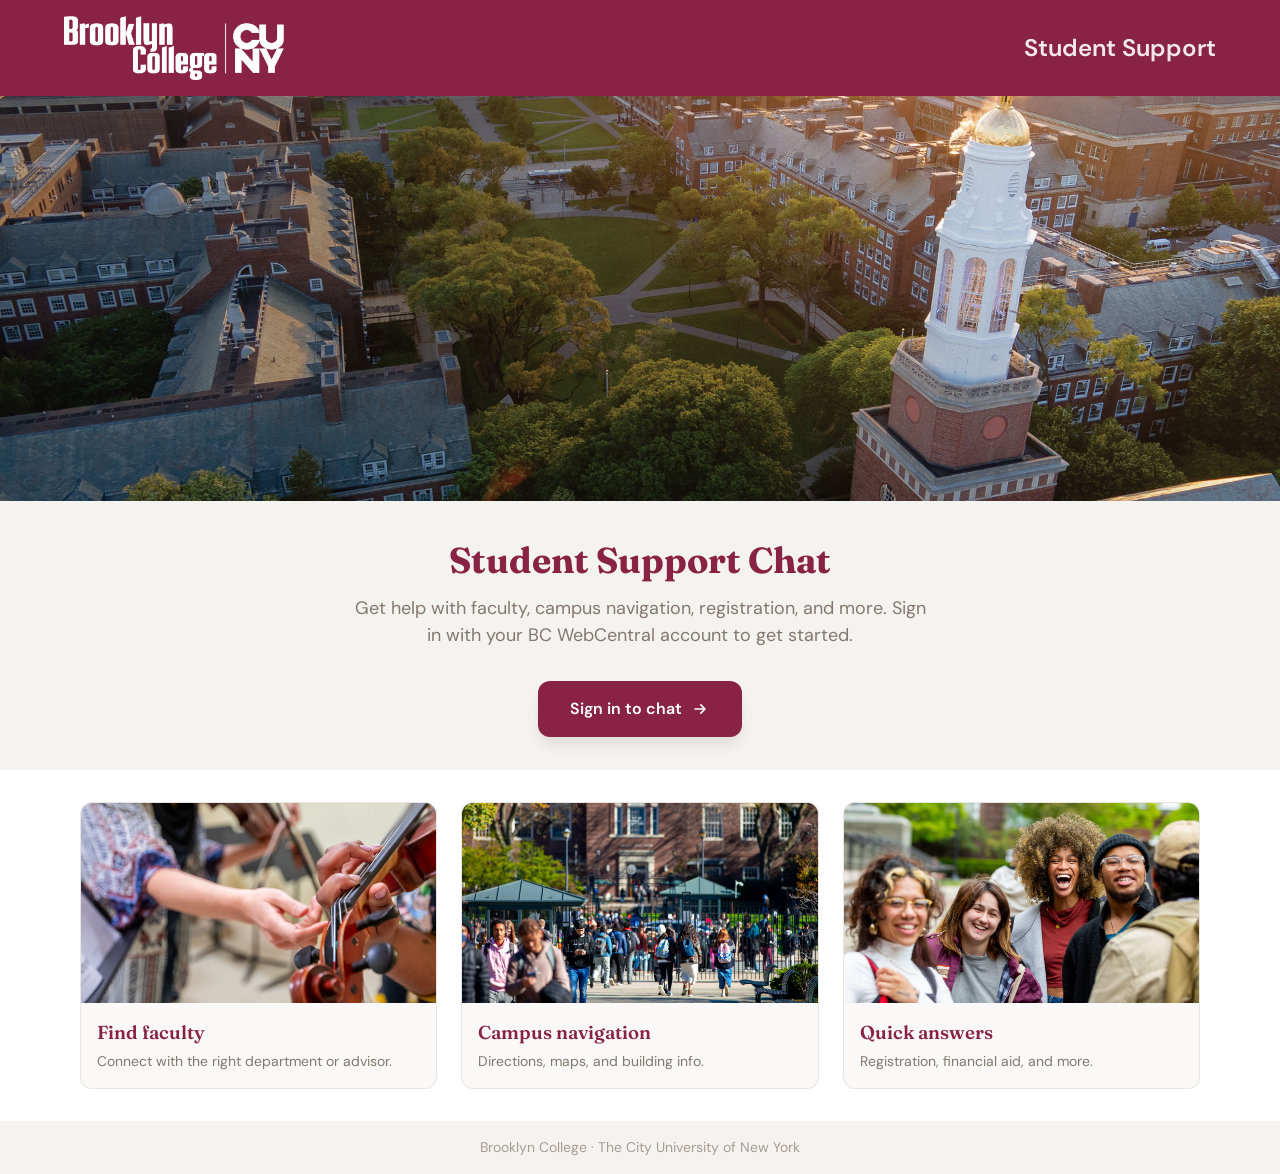
<file: index.html>
<!DOCTYPE html>
<html lang="en">
<head>
  <meta charset="UTF-8">
  <meta name="viewport" content="width=device-width, initial-scale=1.0">
  <title>Student Support Chat | Brooklyn College</title>
  <link rel="preconnect" href="https://fonts.googleapis.com">
  <link rel="preconnect" href="https://fonts.gstatic.com" crossorigin>
  <link href="https://fonts.googleapis.com/css2?family=DM+Sans:ital,opsz,wght@0,9..40,100..1000;1,9..40,100..1000&family=Fraunces:ital,opsz,wght@0,9..144,100..900;1,9..144,100..900&display=swap" rel="stylesheet">
  <link rel="stylesheet" href="css/styles.css">
</head>
<body>
  <div class="page">
    <header class="header">
      <div class="header__inner">
        <img src="images/brooklyn-CUNY-logo.png" alt="Brooklyn College, CUNY" class="header__logo">
        <span class="header__title">Student Support</span>
      </div>
    </header>

    <section>
      <div class="hero__image-wrap">
        <img src="images/placeholder-hero.png" alt="Brooklyn College campus">
      </div>
      <div class="hero__content">
        <h1 class="hero__heading">Student Support Chat</h1>
        <p class="hero__text">
          Get help with faculty, campus navigation, registration, and more.
          Sign in with your BC WebCentral account to get started.
        </p>
        <a href="signin.html" class="hero__cta">
          Sign in to chat
          <svg fill="none" stroke="currentColor" viewBox="0 0 24 24">
            <path stroke-linecap="round" stroke-linejoin="round" stroke-width="2" d="M13 7l5 5m0 0l-5 5m5-5H6"/>
          </svg>
        </a>
      </div>
    </section>

    <section class="features">
      <div class="features__grid">
        <div class="feature-card">
          <div class="feature-card__image">
            <img src="images/placeholder-feature-1.png" alt="Find faculty">
          </div>
          <div class="feature-card__body">
            <h3 class="feature-card__title">Find faculty</h3>
            <p class="feature-card__desc">Connect with the right department or advisor.</p>
          </div>
        </div>
        <div class="feature-card">
          <div class="feature-card__image">
            <img src="images/placeholder-feature-2.png" alt="Campus navigation">
          </div>
          <div class="feature-card__body">
            <h3 class="feature-card__title">Campus navigation</h3>
            <p class="feature-card__desc">Directions, maps, and building info.</p>
          </div>
        </div>
        <div class="feature-card">
          <div class="feature-card__image">
            <img src="images/placeholder-feature-3.png" alt="Quick answers">
          </div>
          <div class="feature-card__body">
            <h3 class="feature-card__title">Quick answers</h3>
            <p class="feature-card__desc">Registration, financial aid, and more.</p>
          </div>
        </div>
      </div>
    </section>

    <footer class="footer">
      Brooklyn College · The City University of New York
    </footer>
  </div>
</body>
</html>
</file>
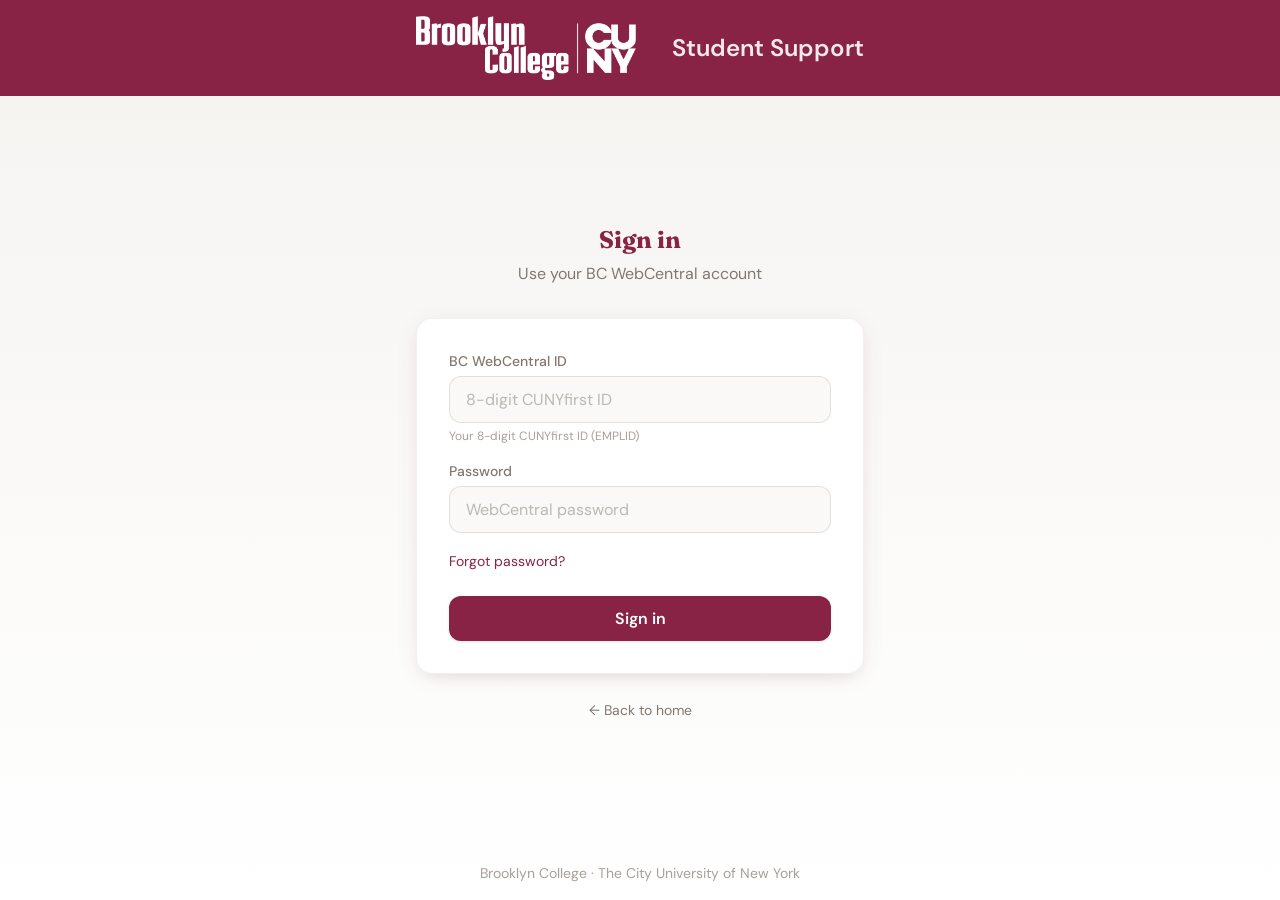
<file: signin.html>
<!DOCTYPE html>
<html lang="en">
<head>
  <meta charset="UTF-8">
  <meta name="viewport" content="width=device-width, initial-scale=1.0">
  <link rel="icon" type="image/svg+xml" href="images/favicon.svg">
  <title>Sign In | Brooklyn College Student Support</title>
  <link rel="preconnect" href="https://fonts.googleapis.com">
  <link rel="preconnect" href="https://fonts.gstatic.com" crossorigin>
  <link href="https://fonts.googleapis.com/css2?family=DM+Sans:ital,opsz,wght@0,9..40,100..1000;1,9..40,100..1000&family=Fraunces:ital,opsz,wght@0,9..144,100..900;1,9..144,100..900&display=swap" rel="stylesheet">
  <link rel="stylesheet" href="css/styles.css">
</head>
<body>
  <div class="page page--gradient">
    <header class="header">
      <div class="header__inner header__inner--narrow">
        <a href="index.html" class="header__logo-link">
          <img src="images/brooklyn-CUNY-logo.png" alt="Brooklyn College, CUNY" class="header__logo">
        </a>
        <span class="header__title">Student Support</span>
      </div>
    </header>

    <main class="signin">
      <div class="signin__wrap">
        <div class="signin__heading">
          <h1>Sign in</h1>
          <p>Use your BC WebCentral account</p>
        </div>

        <form class="signin__card" action="chat.html" method="GET" onsubmit="window.location.href='chat.html'; return false;">
          <label for="webcentral-id" class="form-label">BC WebCentral ID</label>
          <input
            id="webcentral-id"
            type="text"
            inputmode="numeric"
            autocomplete="username"
            placeholder="8-digit CUNYfirst ID"
            class="form-input"
            aria-describedby="id-hint"
          >
          <p id="id-hint" class="form-hint">Your 8-digit CUNYfirst ID (EMPLID)</p>

          <label for="password" class="form-label">Password</label>
          <input
            id="password"
            type="password"
            autocomplete="current-password"
            placeholder="WebCentral password"
            class="form-input"
          >

          <div>
            <a
              href="https://pub.brooklyn.edu/mfa_registration/reset_pass.jsp"
              target="_blank"
              rel="noopener noreferrer"
              class="form-link"
            >Forgot password?</a>
          </div>

          <button type="submit" class="btn-primary">Sign in</button>
        </form>

        <p class="signin__back">
          <a href="index.html">← Back to home</a>
        </p>
      </div>
    </main>

    <footer class="footer">
      Brooklyn College · The City University of New York
    </footer>
  </div>
</body>
</html>
</file>
<file: css/styles.css>
:root {
  --bc-maroon: #882345;
  --bc-maroon-dark: #6b1b36;
  --bc-gold: #EBB700;
  --bc-gold-light: #f5cd2e;
  --bc-warm-gray: #82786F;
  --bc-gray-light: #f5f3f0;
  --bc-white: #ffffff;

  --font-sans: 'DM Sans', system-ui, sans-serif;
  --font-display: 'Fraunces', Georgia, serif;

  --shadow-chat: 0 4px 24px -4px rgba(136, 35, 69, 0.12),
                 0 8px 16px -8px rgba(0, 0, 0, 0.08);
  --shadow-input: 0 0 0 2px rgba(235, 183, 0, 0.25);
}

*,
*::before,
*::after {
  box-sizing: border-box;
  margin: 0;
  padding: 0;
}

html {
  -webkit-font-smoothing: antialiased;
  -moz-osx-font-smoothing: grayscale;
}

body {
  font-family: var(--font-sans);
  background: var(--bc-gray-light);
  color: var(--bc-warm-gray);
  min-height: 100vh;
  line-height: 1.5;
}

img {
  display: block;
  max-width: 100%;
}

a {
  text-decoration: none;
  color: inherit;
}

button {
  cursor: pointer;
  border: none;
  background: none;
  font-family: inherit;
}

/* ─── Layout helpers ─── */

.page {
  min-height: 100vh;
  display: flex;
  flex-direction: column;
}

.page--gradient {
  background: linear-gradient(to bottom, var(--bc-gray-light), var(--bc-white));
}

/* ─── Header ─── */

.header {
  background: var(--bc-maroon);
  color: var(--bc-white);
  padding: 1rem;
}

.header__inner {
  max-width: 72rem;
  margin: 0 auto;
  display: flex;
  align-items: center;
  justify-content: space-between;
}

.header__inner--narrow {
  max-width: 28rem;
}

.header__inner--chat {
  max-width: 48rem;
  justify-content: center;
}

.header__logo {
  height: 3.5rem;
  object-fit: contain;
  object-position: left;
}

.header__logo-link {
  transition: opacity 0.15s;
}

.header__logo-link:hover {
  opacity: 0.9;
}

.header__title {
  color: rgba(255, 255, 255, 0.9);
  font-size: 1.25rem;
  font-weight: 600;
}

.header--chat {
  box-shadow: 0 4px 6px -1px rgba(0, 0, 0, 0.1);
}

.header__chat-row {
  display: flex;
  align-items: center;
  gap: 1rem;
}

.header__chat-icon {
  width: 3.5rem;
  height: 3.5rem;
  border-radius: 0.75rem;
  background: rgba(235, 183, 0, 0.2);
  display: flex;
  align-items: center;
  justify-content: center;
  flex-shrink: 0;
}

.header__chat-icon svg {
  width: 2rem;
  height: 2rem;
  color: var(--bc-gold);
}

.header__chat-title {
  font-family: var(--font-display);
  font-weight: 600;
  font-size: 1.5rem;
  letter-spacing: -0.025em;
}

.hero__image-wrap {
  aspect-ratio: 16 / 9;
  max-height: 45vh;
  width: 100%;
  background: rgba(136, 35, 69, 0.1);
  overflow: hidden;
}

.hero__image-wrap img {
  width: 100%;
  height: 100%;
  object-fit: cover;
}

.hero__content {
  max-width: 72rem;
  margin: 0 auto;
  padding: 2rem 1rem;
  text-align: center;
}

.hero__heading {
  font-family: var(--font-display);
  font-weight: 700;
  font-size: 1.875rem;
  color: var(--bc-maroon);
  margin-bottom: 0.5rem;
}

.hero__text {
  color: var(--bc-warm-gray);
  font-size: 1.125rem;
  max-width: 36rem;
  margin: 0 auto 2rem;
}

.hero__cta {
  display: inline-flex;
  align-items: center;
  gap: 0.5rem;
  padding: 1rem 2rem;
  border-radius: 0.75rem;
  background: var(--bc-maroon);
  color: var(--bc-white);
  font-weight: 600;
  font-size: 1rem;
  box-shadow: 0 10px 15px -3px rgba(0, 0, 0, 0.1);
  transition: all 0.15s;
}

.hero__cta:hover {
  background: var(--bc-maroon-dark);
  box-shadow: 0 20px 25px -5px rgba(0, 0, 0, 0.1);
}

.hero__cta:focus-visible {
  outline: 2px solid var(--bc-gold);
  outline-offset: 2px;
}

.hero__cta svg {
  width: 1.25rem;
  height: 1.25rem;
}


.features {
  background: var(--bc-white);
  border-top: 1px solid rgba(130, 120, 111, 0.1);
  padding: 2rem 0;
}

.features__grid {
  max-width: 72rem;
  margin: 0 auto;
  padding: 0 1rem;
  display: grid;
  grid-template-columns: 1fr;
  gap: 1.5rem;
}

.feature-card {
  border-radius: 0.75rem;
  overflow: hidden;
  border: 1px solid rgba(130, 120, 111, 0.15);
  background: rgba(245, 243, 240, 0.5);
}

.feature-card__image {
  aspect-ratio: 16 / 9;
  background: rgba(130, 120, 111, 0.15);
  overflow: hidden;
}

.feature-card__image img {
  width: 100%;
  height: 100%;
  object-fit: cover;
}

.feature-card__body {
  padding: 1rem;
}

.feature-card__title {
  font-family: var(--font-display);
  font-weight: 600;
  color: var(--bc-maroon);
}

.feature-card__desc {
  font-size: 0.875rem;
  color: var(--bc-warm-gray);
  margin-top: 0.25rem;
}


.footer {
  padding: 1rem;
  text-align: center;
  font-size: 0.875rem;
  color: rgba(130, 120, 111, 0.7);
}


.signin {
  flex: 1;
  display: flex;
  flex-direction: column;
  align-items: center;
  justify-content: center;
  padding: 2.5rem 1rem;
}

.signin__wrap {
  width: 100%;
  max-width: 28rem;
}

.signin__heading {
  text-align: center;
  margin-bottom: 2rem;
}

.signin__heading h1 {
  font-family: var(--font-display);
  font-weight: 700;
  font-size: 1.5rem;
  color: var(--bc-maroon);
}

.signin__heading p {
  color: var(--bc-warm-gray);
  margin-top: 0.25rem;
}

.signin__card {
  background: var(--bc-white);
  border-radius: 1rem;
  box-shadow: var(--shadow-chat);
  border: 1px solid rgba(130, 120, 111, 0.1);
  padding: 1.5rem;
}

.form-label {
  display: block;
  font-size: 0.875rem;
  font-weight: 500;
  color: var(--bc-warm-gray);
  margin-bottom: 0.25rem;
}

.form-input {
  width: 100%;
  border-radius: 0.75rem;
  border: 1px solid rgba(130, 120, 111, 0.2);
  background: rgba(245, 243, 240, 0.5);
  padding: 0.75rem 1rem;
  font-size: 1rem;
  font-family: var(--font-sans);
  color: var(--bc-warm-gray);
  transition: all 0.15s;
  margin-bottom: 1rem;
}

.form-input::placeholder {
  color: rgba(130, 120, 111, 0.5);
}

.form-input:focus {
  outline: none;
  border-color: var(--bc-gold);
  box-shadow: var(--shadow-input);
}

.form-hint {
  font-size: 0.75rem;
  color: rgba(130, 120, 111, 0.7);
  margin-top: -0.75rem;
  margin-bottom: 1rem;
}

.form-link {
  display: inline-block;
  font-size: 0.875rem;
  color: var(--bc-maroon);
  margin-bottom: 1.5rem;
  border-radius: 0.25rem;
  transition: color 0.15s;
}

.form-link:hover {
  color: var(--bc-maroon-dark);
  text-decoration: underline;
}

.form-link:focus-visible {
  outline: 2px solid var(--bc-gold);
  outline-offset: 2px;
}

.btn-primary {
  width: 100%;
  padding: 0.75rem;
  border-radius: 0.75rem;
  background: var(--bc-maroon);
  color: var(--bc-white);
  font-weight: 600;
  font-size: 1rem;
  box-shadow: 0 1px 3px rgba(0, 0, 0, 0.1);
  transition: background 0.15s;
}

.btn-primary:hover {
  background: var(--bc-maroon-dark);
}

.btn-primary:focus-visible {
  outline: 2px solid var(--bc-gold);
  outline-offset: 2px;
}

.signin__back {
  text-align: center;
  margin-top: 1.5rem;
}

.signin__back a {
  font-size: 0.875rem;
  color: var(--bc-warm-gray);
  transition: color 0.15s;
}

.signin__back a:hover {
  color: var(--bc-maroon);
  text-decoration: underline;
}


.chat-main {
  flex: 1;
  display: flex;
  flex-direction: column;
  max-width: 48rem;
  width: 100%;
  margin: 0 auto;
  padding: 1.5rem 1rem 2rem;
}

.chat-container {
  flex: 1;
  display: flex;
  flex-direction: column;
  border-radius: 1rem;
  background: var(--bc-white);
  box-shadow: var(--shadow-chat);
  border: 1px solid rgba(130, 120, 111, 0.1);
  overflow: hidden;
  min-height: 420px;
}

.chat-messages {
  flex: 1;
  overflow-y: auto;
  padding: 1rem;
  display: flex;
  flex-direction: column;
  gap: 1rem;
  min-height: 0;
}

.chat-messages::-webkit-scrollbar {
  width: 6px;
}

.chat-messages::-webkit-scrollbar-track {
  background: transparent;
}

.chat-messages::-webkit-scrollbar-thumb {
  background: rgba(130, 120, 111, 0.3);
  border-radius: 9999px;
}

.chat-messages::-webkit-scrollbar-thumb:hover {
  background: rgba(130, 120, 111, 0.5);
}

.message-row {
  display: flex;
}

.message-row--user {
  justify-content: flex-end;
}

.message-row--bot {
  justify-content: flex-start;
}

.message-bubble {
  max-width: 85%;
  border-radius: 1rem;
  padding: 0.75rem 1rem;
}

.message-bubble--user {
  background: var(--bc-maroon);
  color: var(--bc-white);
  border-bottom-right-radius: 0.375rem;
}

.message-bubble--bot {
  background: var(--bc-gray-light);
  color: var(--bc-warm-gray);
  border-bottom-left-radius: 0.375rem;
  border: 1px solid rgba(130, 120, 111, 0.1);
}

.message-bubble p {
  font-size: 0.875rem;
  line-height: 1.625;
  white-space: pre-wrap;
}


.quick-actions {
  padding: 0 1rem 0.5rem;
}

.quick-actions__label {
  font-size: 0.75rem;
  font-weight: 500;
  color: rgba(130, 120, 111, 0.7);
  text-transform: uppercase;
  letter-spacing: 0.05em;
  margin-bottom: 0.5rem;
}

.quick-actions__list {
  display: flex;
  flex-wrap: wrap;
  gap: 0.5rem;
}

.quick-action-btn {
  display: inline-flex;
  align-items: center;
  gap: 0.5rem;
  padding: 0.5rem 0.75rem;
  border-radius: 0.75rem;
  background: var(--bc-gray-light);
  border: 1px solid rgba(130, 120, 111, 0.15);
  font-size: 0.875rem;
  font-weight: 500;
  color: var(--bc-warm-gray);
  transition: all 0.15s;
}

.quick-action-btn:hover {
  background: rgba(136, 35, 69, 0.1);
  color: var(--bc-maroon);
}

.quick-action-btn:focus-visible {
  outline: 2px solid rgba(235, 183, 0, 0.5);
  outline-offset: 2px;
}


.chat-input-bar {
  padding: 1rem;
  border-top: 1px solid rgba(130, 120, 111, 0.1);
  background: var(--bc-white);
}

.chat-input-bar__inner {
  display: flex;
  gap: 0.5rem;
  align-items: flex-end;
}

.chat-input-bar textarea {
  flex: 1;
  resize: none;
  border-radius: 0.75rem;
  border: 1px solid rgba(130, 120, 111, 0.2);
  background: rgba(245, 243, 240, 0.5);
  padding: 0.75rem 1rem;
  font-size: 0.875rem;
  font-family: var(--font-sans);
  color: var(--bc-warm-gray);
  min-height: 48px;
  max-height: 8rem;
  transition: all 0.15s;
  line-height: 1.5;
}

.chat-input-bar textarea::placeholder {
  color: rgba(130, 120, 111, 0.5);
}

.chat-input-bar textarea:focus {
  outline: none;
  border-color: var(--bc-gold);
  box-shadow: var(--shadow-input);
}

.chat-send-btn {
  flex-shrink: 0;
  width: 3rem;
  height: 3rem;
  border-radius: 0.75rem;
  background: var(--bc-maroon);
  color: var(--bc-white);
  display: flex;
  align-items: center;
  justify-content: center;
  transition: background 0.15s;
}

.chat-send-btn:hover {
  background: var(--bc-maroon-dark);
}

.chat-send-btn:disabled {
  opacity: 0.4;
  cursor: not-allowed;
}

.chat-send-btn:focus-visible {
  outline: 2px solid var(--bc-gold);
  outline-offset: 2px;
}

.chat-send-btn svg {
  width: 1.25rem;
  height: 1.25rem;
}


@media (min-width: 640px) {
  .header__logo {
    height: 4rem;
  }

  .header__title {
    font-size: 1.5rem;
  }

  .header__chat-title {
    font-size: 1.875rem;
  }

  .hero__heading {
    font-size: 2.25rem;
  }

  .features__grid {
    grid-template-columns: repeat(3, 1fr);
  }

  .signin__card {
    padding: 2rem;
  }
}
</file>
